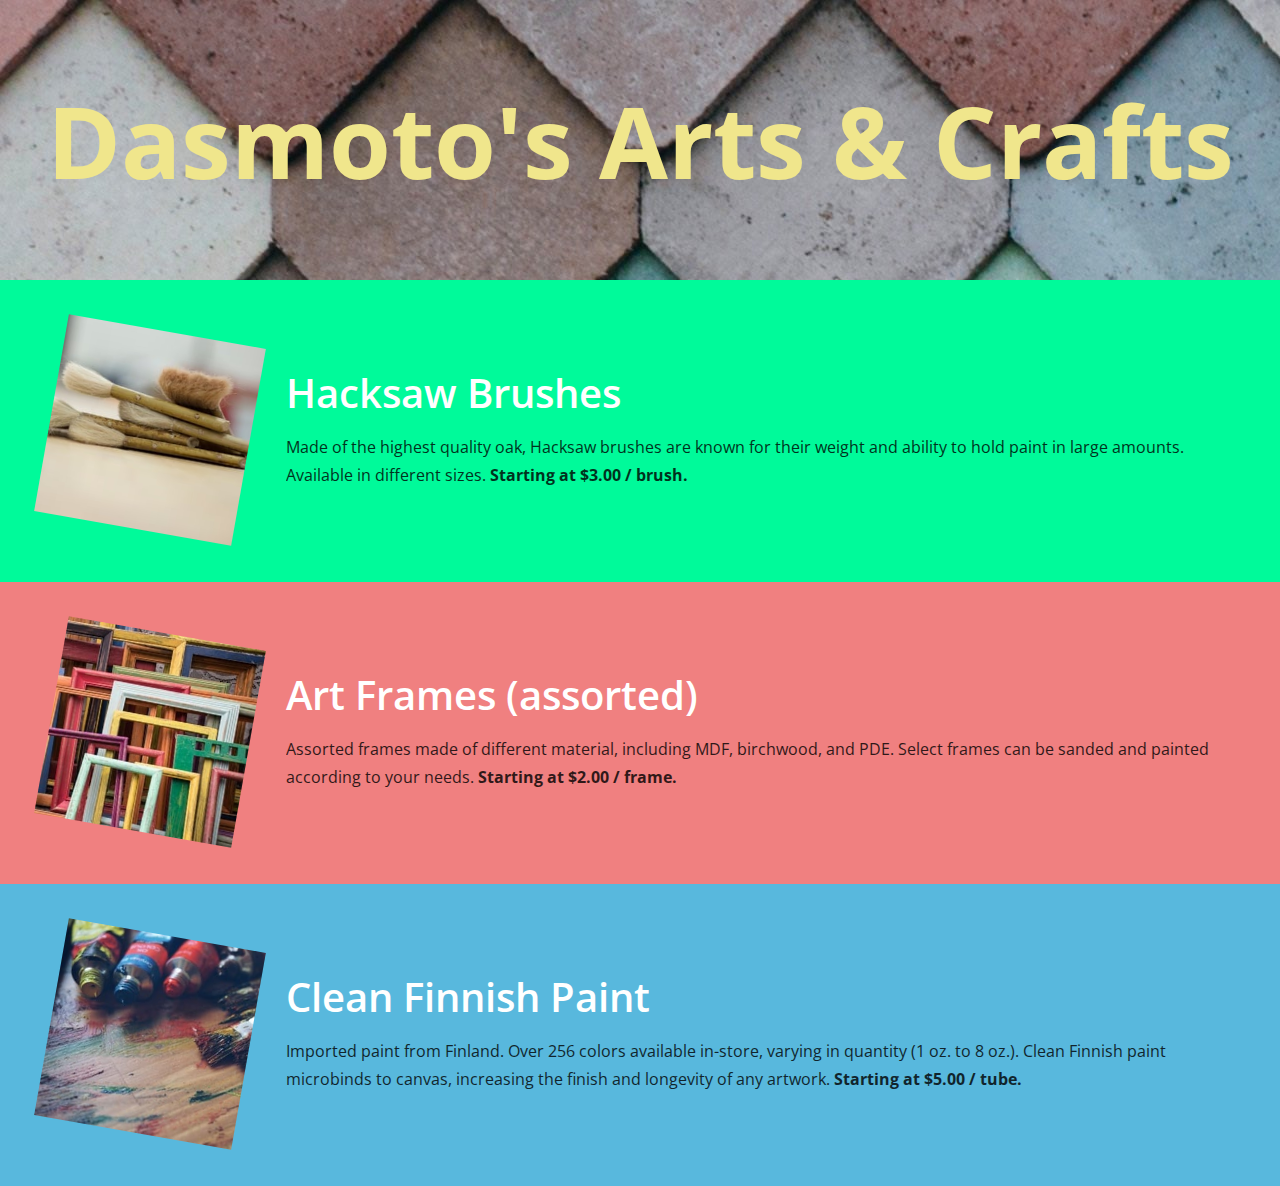
<file: DasmotoArtsAndCrafts/index.html>
<!DOCTYPE html>
<html lang="en">
  <head>
    <meta charset="UTF-8" />
    <meta http-equiv="X-UA-Compatible" content="IE=edge" />
    <meta name="viewport" content="width=device-width, initial-scale=1.0" />
    <title>Dasmoto's Arts & Crafts</title>

    <link rel="preconnect" href="https://fonts.googleapis.com" />
    <link rel="preconnect" href="https://fonts.gstatic.com" crossorigin />
    <link
      href="https://fonts.googleapis.com/css2?family=Open+Sans:wght@400;600;700&display=swap"
      rel="stylesheet"
    />

    <link rel="stylesheet" href="./resources/css/reset.css" />
    <link rel="stylesheet" href="./resources/css/index.css" />
  </head>
  <body>
    <header class="header">
      <h1>Dasmoto's Arts & Crafts</h1>
    </header>
    <main class="content">
      <section class="card brushes">
        <div class="card-img">
          <img src="./resources/images/hacksaw.jpeg" alt="Paint brushes" />
        </div>

        <div class="card-body">
          <h2 class="card-heading">Hacksaw Brushes</h2>
          <p class="card-text">
            Made of the highest quality oak, Hacksaw brushes are known for their
            weight and ability to hold paint in large amounts. Available in
            different sizes. <strong>Starting at $3.00 / brush.</strong>
          </p>
        </div>
      </section>
      <section class="card frames">
        <div class="card-img">
          <img src="./resources/images/frames.jpeg" alt="Frames" />
        </div>
        <div class="card-body">
          <h2 class="card-heading">Art Frames (assorted)</h2>
          <p class="card-text">
            Assorted frames made of different material, including MDF,
            birchwood, and PDE. Select frames can be sanded and painted
            according to your needs. <strong>Starting at $2.00 / frame.</strong>
          </p>
        </div>
      </section>
      <section class="card paints">
        <div class="card-img">
          <img src="./resources/images/finnish.jpeg" alt="Paints" />
        </div>
        <div class="card-body">
          <h2 class="card-heading">Clean Finnish Paint</h2>
          <p class="card-text">
            Imported paint from Finland. Over 256 colors available in-store,
            varying in quantity (1 oz. to 8 oz.). Clean Finnish paint microbinds
            to canvas, increasing the finish and longevity of any artwork.
            <strong>Starting at $5.00 / tube.</strong>
          </p>
        </div>
      </section>
    </main>
  </body>
</html>
</file>
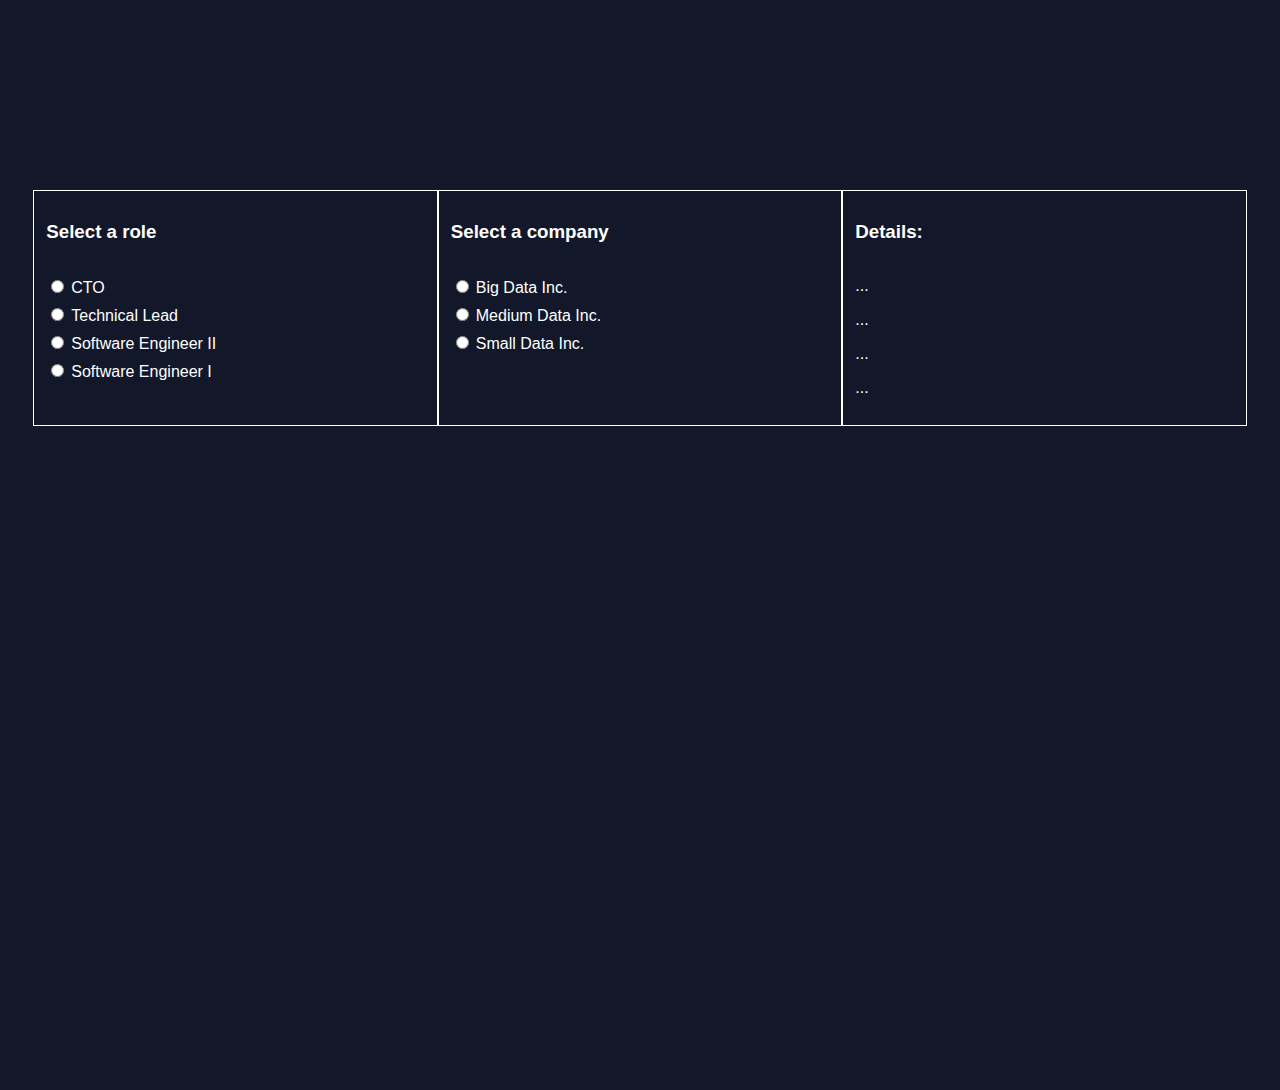
<file: WorkAround_Explorer/index.html>
<!DOCTYPE html>
<html>
  <head>
    <meta charset="utf-8">
    <title>WorkAround</title>
    <link rel="stylesheet" type="text/css" href="./styles//index.css" />
    
  </head>
  <body>
    <main>
      <!-- The roles and companies <section>s are dynamically created in main.js with renderInputButtons() -->
      <section id="resultsContainer">
        <h3>Details:</h3>
        <p id="salarySelected"> ... </p>
        <p id="salaryAverageByRole"> ... </p>
        <p id="salaryAverageByCompany"> ... </p>
        <p id="salaryAverageIndustry"> ... </p>
      </section>
    </main>

    <script type="module" src="./scripts/main.js"></script>
  </body>
</html>
</file>
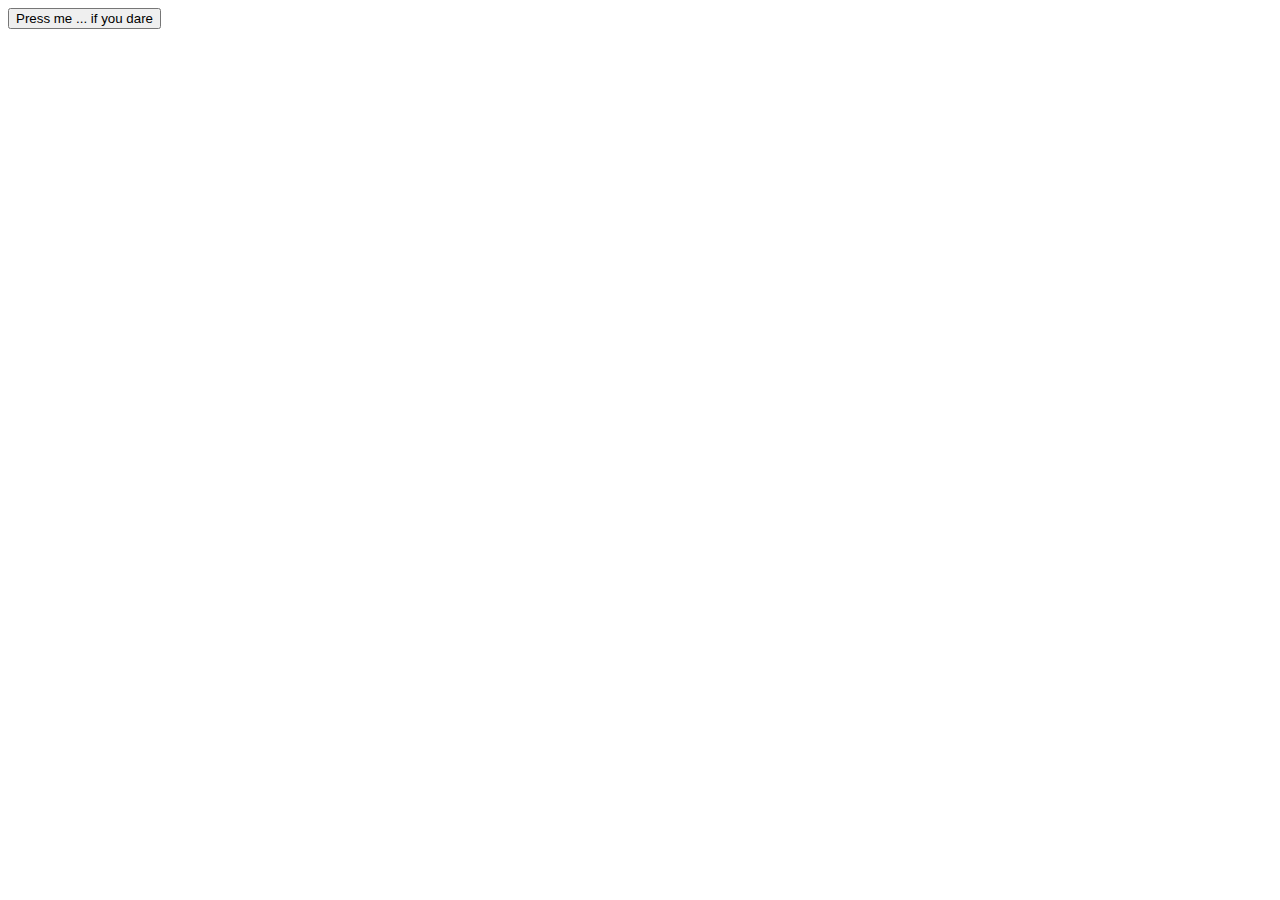
<file: ES6_Imports_Browser/secret-message.html>
<!DOCTYPE html>
<html lang="en">
<head>
  <meta charset="UTF-8">
  <meta http-equiv="X-UA-Compatible" content="IE=edge">
  <meta name="viewport" content="width=device-width, initial-scale=1.0">
  <title>Secret Message</title>
</head>
<body>
  <main>
    <button id="secret-btn">Press me ... if you dare</button>
    <p id="secret-message" style="display: none;">ES6 modules are amazing</p>
  </main>
  <script type="module" src="./scripts/secret-message.js"></script>
</body>
</html>
</file>
<file: DasmotoArtsAndCrafts/resources/css/index.css>
body {
  font-family: 'Open Sans', sans-serif;
}

.header {
  background-image: url('../images/pattern.jpeg');
  padding: 90px 30px;
}

.header h1 {
  font-size: 100px;
  font-weight: 700;
  color: khaki;
  text-align: center;
}

.card {
  padding: 50px;
  display: flex;
  align-items: center;
}

.brushes {
  background-color: mediumspringgreen;
}

.frames {
  background-color: lightcoral;
}

.paints {
  background-color: rgb(88, 184, 221);
}

.card-img {
  flex: 1;
}

.card-img img {
  width: 200px;
  height: 200px;
  transform: rotate(10deg);
}

.card-body {
  flex: 4;
}

.card-heading {
  font-size: 40px;
  font-weight: 600;
  color: white;
  margin-bottom: 20px;
}

.card-text {
  font-size: 16px;
  line-height: 28px;
  opacity: 0.8;
}

.card-text strong {
  font-weight: bold;
}
</file>
<file: WorkAround_Explorer/styles/index.css>
html{
  height: 100%;
  background-color: rgb(18, 24, 42);
  color: white;
  font-family: 'Helvetica', sans-serif;
}

body{
  height: 100%;
}

main{
  display: flex;
  margin: 15% 2%;
}

section{
  width: 100%;
  border: 1px solid white;
  padding: 12px;
}

h3{
  height: 2em;
}

.option{
  margin-bottom: 0.5em;
}

input{
  margin-right: 7px;
}

#roleInputs{
  flex-grow: 1;
}

#companyInputs{
  flex-grow: 1;
}

#resultsContainer{
  flex-grow: 2; 
}

input{
  background-color: rgb(18, 24, 42);
  border-color: white;
}
</file>
